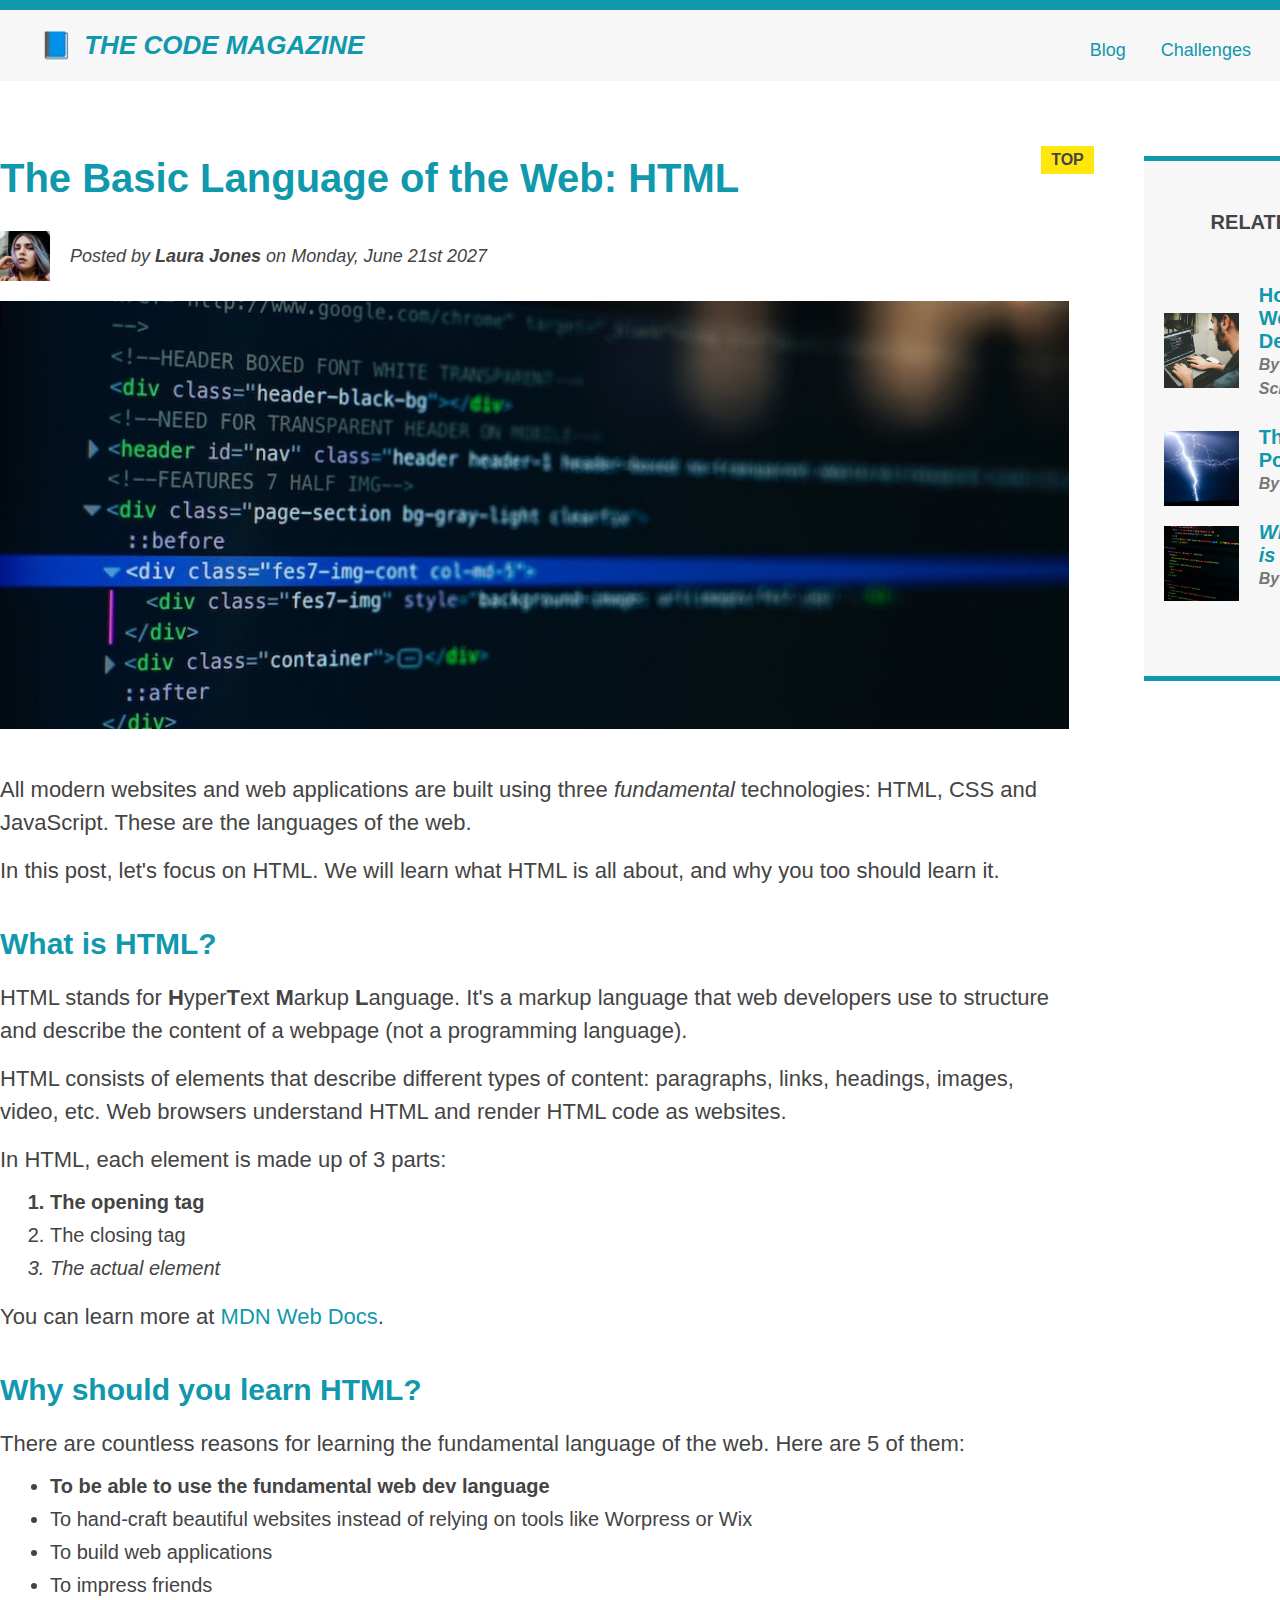
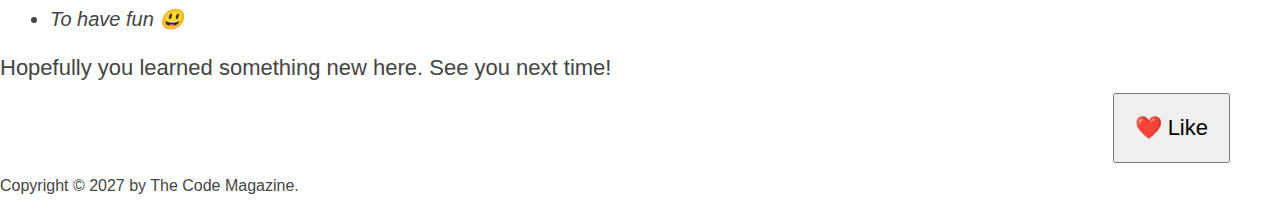
<file: 04-CSS-Layouts/index.html>
<!DOCTYPE html>
<html lang="en">
  <head>
    <meta charset="UTF-8" />
    <link href="style.css" rel="stylesheet" />

    <title>The Basic Language of the Web: HTML</title>
  </head>

  <body>
    <!--
    <h1>The Basic Language of the Web: HTML</h1>
    <h2>The Basic Language of the Web: HTML</h2>
    <h3>The Basic Language of the Web: HTML</h3>
    <h4>The Basic Language of the Web: HTML</h4>
    <h5>The Basic Language of the Web: HTML</h5>
    <h6>The Basic Language of the Web: HTML</h6>
    -->

    <div class="container">
      <header class="main-header">
        <h1>📘 The Code Magazine</h1>

        <nav>
          <!-- <strong>This is the navigation</strong> -->
          <a href="blog.html">Blog</a>
          <a href="#">Challenges</a>
          <a href="#">Flexbox</a>
          <a href="#">CSS Grid</a>
        </nav>
      </header>

      <!-- Need for flexbox -->
      <!-- <div class="row"> -->
      <article class="article">
        <header class="post-header">
          <h2>The Basic Language of the Web: HTML</h2>

          <div class="post-header-info">
            <img
              src="img/laura-jones.jpg"
              alt="Headshot of Laura Jones"
              height="50"
              width="50"
              class="post-header-info-author-img"
            />

            <p id="author" class="post-header-info-date">
              Posted by <strong>Laura Jones</strong> on Monday, June 21st 2027
            </p>
          </div>

          <img
            src="img/post-img.jpg"
            alt="HTML code on a screen"
            width="500"
            height="200"
            class="post-img"
          />
          <button>❤️ Like</button>
        </header>

        <p>
          All modern websites and web applications are built using three
          <em>fundamental</em>
          technologies: HTML, CSS and JavaScript. These are the languages of the
          web.
        </p>

        <p>
          In this post, let's focus on HTML. We will learn what HTML is all
          about, and why you too should learn it.
        </p>

        <h3>What is HTML?</h3>
        <p>
          HTML stands for <strong>H</strong>yper<strong>T</strong>ext
          <strong>M</strong>arkup <strong>L</strong>anguage. It's a markup
          language that web developers use to structure and describe the content
          of a webpage (not a programming language).
        </p>
        <p>
          HTML consists of elements that describe different types of content:
          paragraphs, links, headings, images, video, etc. Web browsers
          understand HTML and render HTML code as websites.
        </p>
        <p>In HTML, each element is made up of 3 parts:</p>

        <ol>
          <li class="first-li">The opening tag</li>
          <li>The closing tag</li>
          <li>The actual element</li>
        </ol>

        <p>
          You can learn more at
          <a
            href="https://developer.mozilla.org/en-US/docs/Web/HTML"
            target="_blank"
            >MDN Web Docs</a
          >.
        </p>

        <h3>Why should you learn HTML?</h3>

        <p>
          There are countless reasons for learning the fundamental language of
          the web. Here are 5 of them:
        </p>

        <ul>
          <li class="first-li">
            To be able to use the fundamental web dev language
          </li>
          <li>
            To hand-craft beautiful websites instead of relying on tools like
            Worpress or Wix
          </li>
          <li>To build web applications</li>
          <li>To impress friends</li>
          <li>To have fun 😃</li>
        </ul>

        <p>Hopefully you learned something new here. See you next time!</p>
      </article>

      <aside class="related-container">
        <h4>Related posts</h4>

        <ul class="related">
          <li class="related-item">
            <img
              src="img/related-1.jpg"
              alt="Person programming"
              width="75"
              height="75"
            />
            <div class="related-item-txt">
              <a href="#">How to Learn Web Development</a>
              <p class="related-author">By Jonas Schmedtmann</p>
            </div>
          </li>
          <li class="related-item">
            <img
              src="img/related-2.jpg"
              alt="Lightning"
              width="75"
              height="75"
            />
            <div class="related-item-txt">
              <a href="#">The Unknown Powers of CSS</a>
              <p class="related-author">By Jim Dillon</p>
            </div>
          </li>
          <li class="related-item">
            <img
              src="img/related-3.jpg"
              alt="JavaScript code on a screen"
              width="75"
              height="75"
            />
            <div class="related-item-txt">
              <a href="#">Why JavaScript is Awesome</a>
              <p class="related-author">By Matilda</p>
            </div>
          </li>
        </ul>
      </aside>
      <!-- </div> -->

      <footer class="footer">
        <p id="copyright" class="copyright text">
          Copyright &copy; 2027 by The Code Magazine.
        </p>
      </footer>
    </div>
  </body>
</html>
</file>
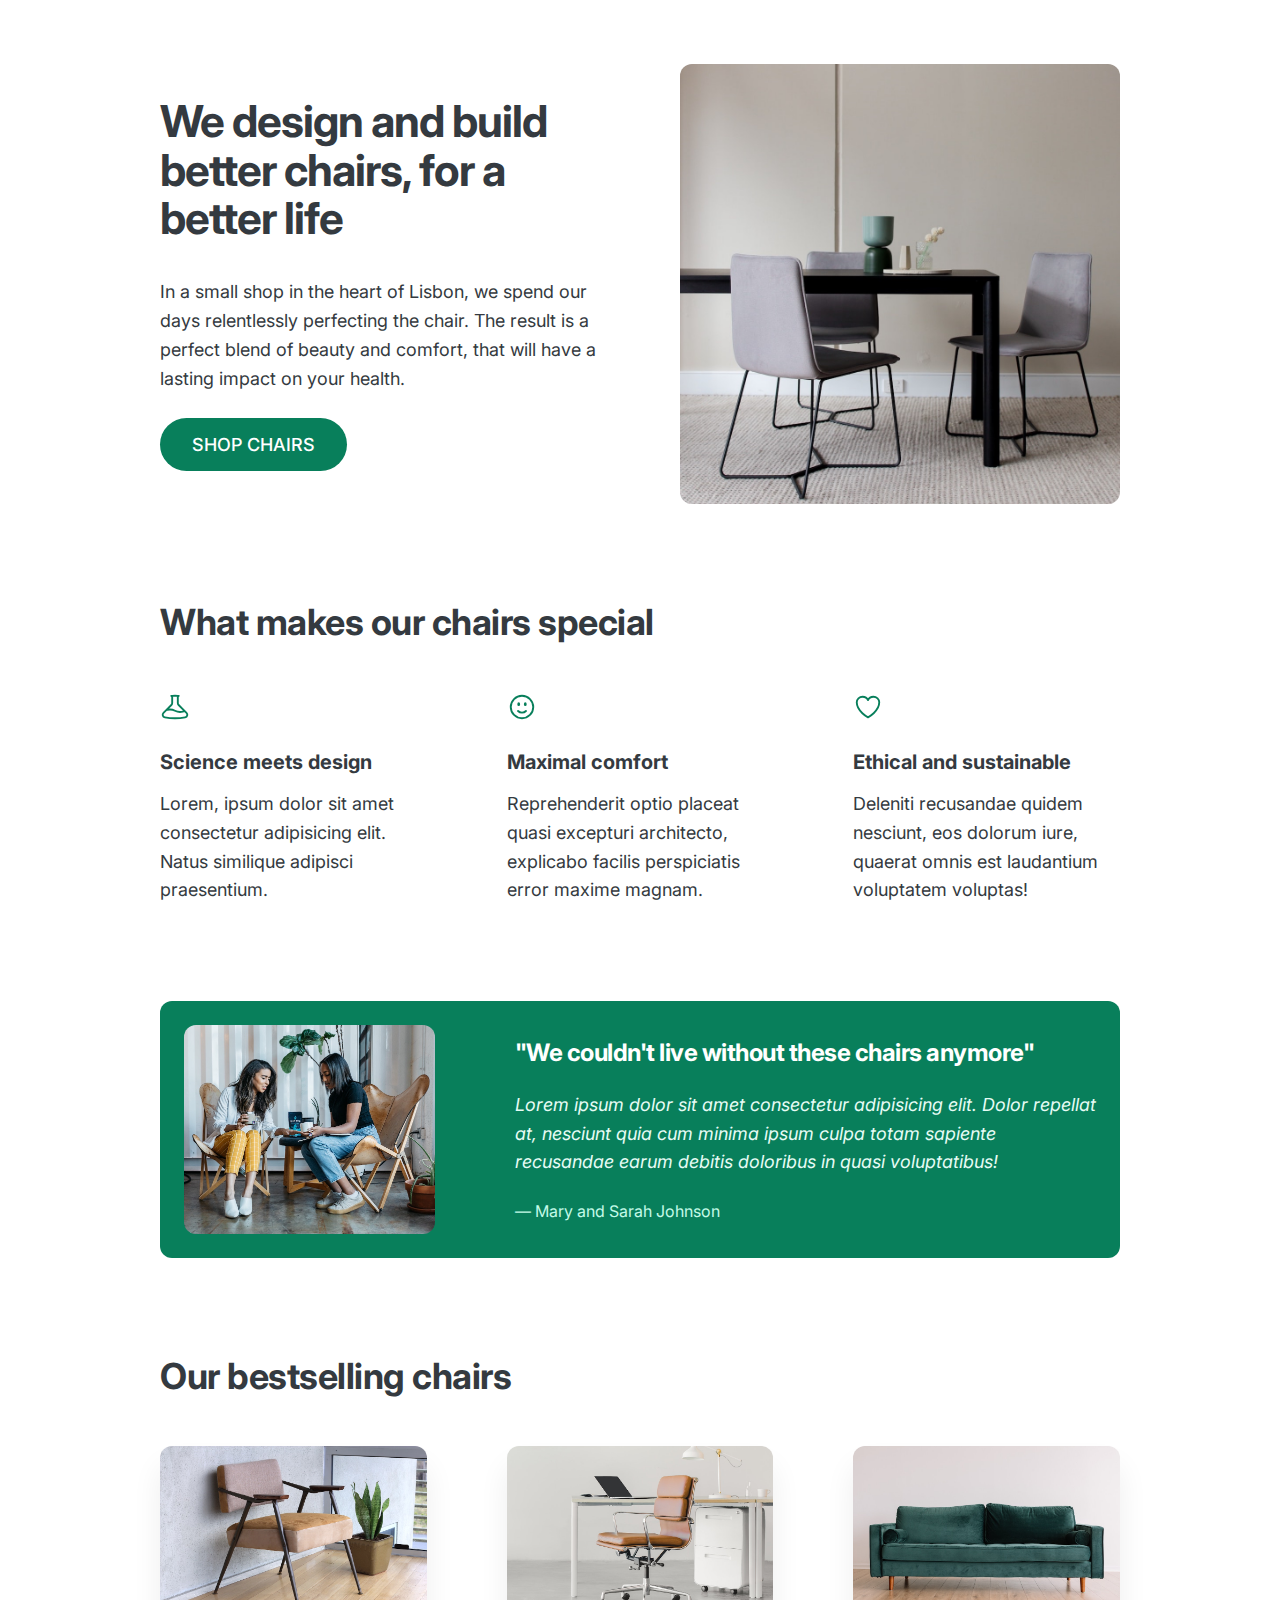
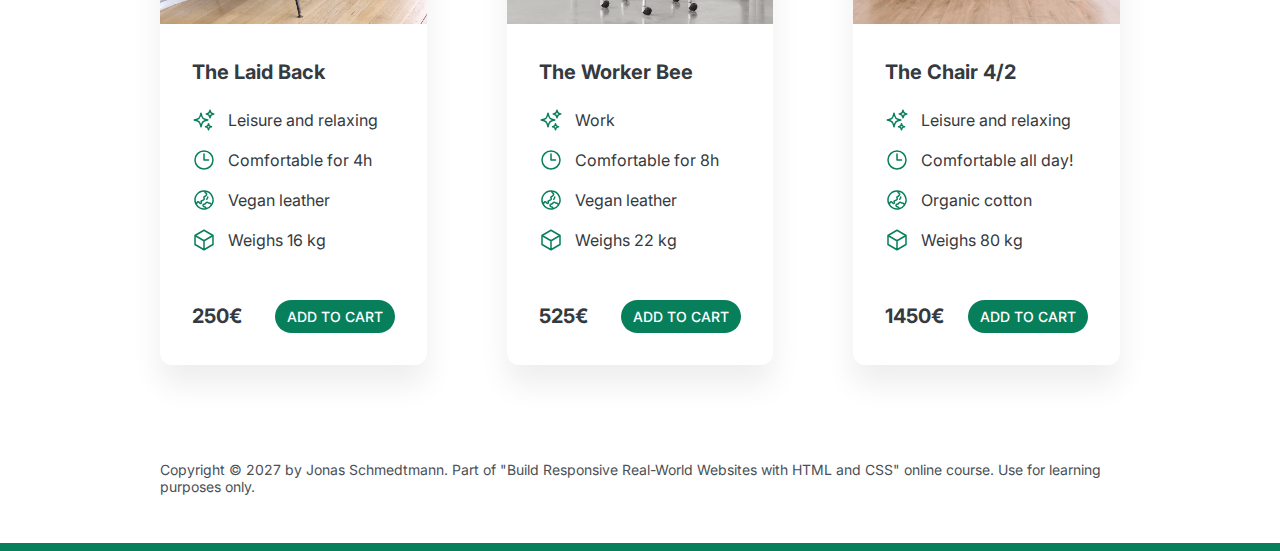
<file: 05-Design/index.html>
<!DOCTYPE html>
<html lang="en">
  <head>
    <meta charset="UTF-8" />
    <meta http-equiv="X-UA-Compatible" content="IE=edge" />
    <meta name="viewport" content="width=device-width, initial-scale=1.0" />

    <link rel="preconnect" href="https://fonts.googleapis.com" />
    <link rel="preconnect" href="https://fonts.gstatic.com" crossorigin />
    <link
      href="https://fonts.googleapis.com/css2?family=Inter:wght@400;500;700&display=swap"
      rel="stylesheet"
    />
    <link rel="stylesheet" href="style.css" />
    <title>Lisbon Chair Shop</title>
  </head>
  <body>
    <div class="container">
      <header>
        <div class="header-text-box">
          <h1>We design and build better chairs, for a better life</h1>
          <p class="header-text">
            In a small shop in the heart of Lisbon, we spend our days
            relentlessly perfecting the chair. The result is a perfect blend of
            beauty and comfort, that will have a lasting impact on your health.
          </p>
          <a class="btn btn--big" href="#">Shop chairs</a>
        </div>
        <img src="hero.jpg" alt="Photo" />
      </header>

      <section>
        <h2>What makes our chairs special</h2>
        <div class="grid-3-cols">
          <div>
            <svg
              xmlns="http://www.w3.org/2000/svg"
              fill="none"
              viewBox="0 0 24 24"
              stroke-width="1.5"
              stroke="currentColor"
              class="features-icon"
            >
              <path
                stroke-linecap="round"
                stroke-linejoin="round"
                d="M9.75 3.104v5.714a2.25 2.25 0 01-.659 1.591L5 14.5M9.75 3.104c-.251.023-.501.05-.75.082m.75-.082a24.301 24.301 0 014.5 0m0 0v5.714c0 .597.237 1.17.659 1.591L19.8 15.3M14.25 3.104c.251.023.501.05.75.082M19.8 15.3l-1.57.393A9.065 9.065 0 0112 15a9.065 9.065 0 00-6.23-.693L5 14.5m14.8.8l1.402 1.402c1.232 1.232.65 3.318-1.067 3.611A48.309 48.309 0 0112 21c-2.773 0-5.491-.235-8.135-.687-1.718-.293-2.3-2.379-1.067-3.61L5 14.5"
              />
            </svg>

            <p class="features-title"><strong>Science meets design</strong></p>
            <p class="features-text">
              Lorem, ipsum dolor sit amet consectetur adipisicing elit. Natus
              similique adipisci praesentium.
            </p>
          </div>

          <div>
            <svg
              xmlns="http://www.w3.org/2000/svg"
              fill="none"
              viewBox="0 0 24 24"
              stroke-width="1.5"
              stroke="currentColor"
              class="features-icon"
            >
              <path
                stroke-linecap="round"
                stroke-linejoin="round"
                d="M15.182 15.182a4.5 4.5 0 01-6.364 0M21 12a9 9 0 11-18 0 9 9 0 0118 0zM9.75 9.75c0 .414-.168.75-.375.75S9 10.164 9 9.75 9.168 9 9.375 9s.375.336.375.75zm-.375 0h.008v.015h-.008V9.75zm5.625 0c0 .414-.168.75-.375.75s-.375-.336-.375-.75.168-.75.375-.75.375.336.375.75zm-.375 0h.008v.015h-.008V9.75z"
              />
            </svg>

            <p class="features-title">
              <strong>Maximal comfort</strong>
            </p>
            <p class="features-text">
              Reprehenderit optio placeat quasi excepturi architecto, explicabo
              facilis perspiciatis error maxime magnam.
            </p>
          </div>

          <div>
            <svg
              xmlns="http://www.w3.org/2000/svg"
              fill="none"
              viewBox="0 0 24 24"
              stroke-width="1.5"
              stroke="currentColor"
              class="features-icon"
            >
              <path
                stroke-linecap="round"
                stroke-linejoin="round"
                d="M21 8.25c0-2.485-2.099-4.5-4.688-4.5-1.935 0-3.597 1.126-4.312 2.733-.715-1.607-2.377-2.733-4.313-2.733C5.1 3.75 3 5.765 3 8.25c0 7.22 9 12 9 12s9-4.78 9-12z"
              />
            </svg>

            <p class="features-title">
              <strong>Ethical and sustainable</strong>
            </p>
            <p class="features-text">
              Deleniti recusandae quidem nesciunt, eos dolorum iure, quaerat
              omnis est laudantium voluptatem voluptas!
            </p>
          </div>
        </div>
      </section>

      <section class="testimonial-section">
        <div class="grid-3-cols">
          <img src="customers.jpg" alt="People sitting on chairs" />
          <div class="testimonial-box">
            <h2>"We couldn't live without these chairs anymore"</h2>
            <blockquote class="testimonial-text">
              Lorem ipsum dolor sit amet consectetur adipisicing elit. Dolor
              repellat at, nesciunt quia cum minima ipsum culpa totam sapiente
              recusandae earum debitis doloribus in quasi voluptatibus!
            </blockquote>
            <p class="testimonial-author">&mdash; Mary and Sarah Johnson</p>
          </div>
        </div>
      </section>

      <section>
        <h2>Our bestselling chairs</h2>
        <div class="grid-3-cols">
          <figure class="chair">
            <img src="chair-1.jpg" alt="Chair" />
            <div class="chair-box">
              <h3>The Laid Back</h3>
              <ul class="chair-details">
                <li>
                  <!-- Span is a generic INLINE text element, it doesn't have any meaning. It's like a div element, but inline -->
                  <svg
                    xmlns="http://www.w3.org/2000/svg"
                    fill="none"
                    viewBox="0 0 24 24"
                    stroke-width="1.5"
                    stroke="currentColor"
                    class="chair-icon"
                  >
                    <path
                      stroke-linecap="round"
                      stroke-linejoin="round"
                      d="M9.813 15.904L9 18.75l-.813-2.846a4.5 4.5 0 00-3.09-3.09L2.25 12l2.846-.813a4.5 4.5 0 003.09-3.09L9 5.25l.813 2.846a4.5 4.5 0 003.09 3.09L15.75 12l-2.846.813a4.5 4.5 0 00-3.09 3.09zM18.259 8.715L18 9.75l-.259-1.035a3.375 3.375 0 00-2.455-2.456L14.25 6l1.036-.259a3.375 3.375 0 002.455-2.456L18 2.25l.259 1.035a3.375 3.375 0 002.456 2.456L21.75 6l-1.035.259a3.375 3.375 0 00-2.456 2.456zM16.894 20.567L16.5 21.75l-.394-1.183a2.25 2.25 0 00-1.423-1.423L13.5 18.75l1.183-.394a2.25 2.25 0 001.423-1.423l.394-1.183.394 1.183a2.25 2.25 0 001.423 1.423l1.183.394-1.183.394a2.25 2.25 0 00-1.423 1.423z"
                    />
                  </svg>

                  <span>Leisure and relaxing</span>
                </li>
                <li>
                  <svg
                    xmlns="http://www.w3.org/2000/svg"
                    fill="none"
                    viewBox="0 0 24 24"
                    stroke-width="1.5"
                    stroke="currentColor"
                    class="chair-icon"
                  >
                    <path
                      stroke-linecap="round"
                      stroke-linejoin="round"
                      d="M12 6v6h4.5m4.5 0a9 9 0 11-18 0 9 9 0 0118 0z"
                    />
                  </svg>

                  <span>Comfortable for 4h</span>
                </li>
                <li>
                  <svg
                    xmlns="http://www.w3.org/2000/svg"
                    fill="none"
                    viewBox="0 0 24 24"
                    stroke-width="1.5"
                    stroke="currentColor"
                    class="chair-icon"
                  >
                    <path
                      stroke-linecap="round"
                      stroke-linejoin="round"
                      d="M12.75 3.03v.568c0 .334.148.65.405.864l1.068.89c.442.369.535 1.01.216 1.49l-.51.766a2.25 2.25 0 01-1.161.886l-.143.048a1.107 1.107 0 00-.57 1.664c.369.555.169 1.307-.427 1.605L9 13.125l.423 1.059a.956.956 0 01-1.652.928l-.679-.906a1.125 1.125 0 00-1.906.172L4.5 15.75l-.612.153M12.75 3.031a9 9 0 00-8.862 12.872M12.75 3.031a9 9 0 016.69 14.036m0 0l-.177-.529A2.25 2.25 0 0017.128 15H16.5l-.324-.324a1.453 1.453 0 00-2.328.377l-.036.073a1.586 1.586 0 01-.982.816l-.99.282c-.55.157-.894.702-.8 1.267l.073.438c.08.474.49.821.97.821.846 0 1.598.542 1.865 1.345l.215.643m5.276-3.67a9.012 9.012 0 01-5.276 3.67m0 0a9 9 0 01-10.275-4.835M15.75 9c0 .896-.393 1.7-1.016 2.25"
                    />
                  </svg>

                  <span>Vegan leather</span>
                </li>
                <li>
                  <svg
                    xmlns="http://www.w3.org/2000/svg"
                    fill="none"
                    viewBox="0 0 24 24"
                    stroke-width="1.5"
                    stroke="currentColor"
                    class="chair-icon"
                  >
                    <path
                      stroke-linecap="round"
                      stroke-linejoin="round"
                      d="M21 7.5l-9-5.25L3 7.5m18 0l-9 5.25m9-5.25v9l-9 5.25M3 7.5l9 5.25M3 7.5v9l9 5.25m0-9v9"
                    />
                  </svg>

                  <span>Weighs 16 kg</span>
                </li>
              </ul>
              <div class="chair-price">
                <strong>250€</strong>
                <a href="#" class="btn btn--small">Add to cart</a>
              </div>
            </div>
          </figure>

          <figure class="chair">
            <img src="chair-2.jpg" alt="Chair" />
            <div class="chair-box">
              <h3>The Worker Bee</h3>
              <ul class="chair-details">
                <li>
                  <svg
                    xmlns="http://www.w3.org/2000/svg"
                    fill="none"
                    viewBox="0 0 24 24"
                    stroke-width="1.5"
                    stroke="currentColor"
                    class="chair-icon"
                  >
                    <path
                      stroke-linecap="round"
                      stroke-linejoin="round"
                      d="M9.813 15.904L9 18.75l-.813-2.846a4.5 4.5 0 00-3.09-3.09L2.25 12l2.846-.813a4.5 4.5 0 003.09-3.09L9 5.25l.813 2.846a4.5 4.5 0 003.09 3.09L15.75 12l-2.846.813a4.5 4.5 0 00-3.09 3.09zM18.259 8.715L18 9.75l-.259-1.035a3.375 3.375 0 00-2.455-2.456L14.25 6l1.036-.259a3.375 3.375 0 002.455-2.456L18 2.25l.259 1.035a3.375 3.375 0 002.456 2.456L21.75 6l-1.035.259a3.375 3.375 0 00-2.456 2.456zM16.894 20.567L16.5 21.75l-.394-1.183a2.25 2.25 0 00-1.423-1.423L13.5 18.75l1.183-.394a2.25 2.25 0 001.423-1.423l.394-1.183.394 1.183a2.25 2.25 0 001.423 1.423l1.183.394-1.183.394a2.25 2.25 0 00-1.423 1.423z"
                    />
                  </svg>
                  <span>Work</span>
                </li>
                <li>
                  <svg
                    xmlns="http://www.w3.org/2000/svg"
                    fill="none"
                    viewBox="0 0 24 24"
                    stroke-width="1.5"
                    stroke="currentColor"
                    class="chair-icon"
                  >
                    <path
                      stroke-linecap="round"
                      stroke-linejoin="round"
                      d="M12 6v6h4.5m4.5 0a9 9 0 11-18 0 9 9 0 0118 0z"
                    />
                  </svg>

                  <span>Comfortable for 8h</span>
                </li>
                <li>
                  <svg
                    xmlns="http://www.w3.org/2000/svg"
                    fill="none"
                    viewBox="0 0 24 24"
                    stroke-width="1.5"
                    stroke="currentColor"
                    class="chair-icon"
                  >
                    <path
                      stroke-linecap="round"
                      stroke-linejoin="round"
                      d="M12.75 3.03v.568c0 .334.148.65.405.864l1.068.89c.442.369.535 1.01.216 1.49l-.51.766a2.25 2.25 0 01-1.161.886l-.143.048a1.107 1.107 0 00-.57 1.664c.369.555.169 1.307-.427 1.605L9 13.125l.423 1.059a.956.956 0 01-1.652.928l-.679-.906a1.125 1.125 0 00-1.906.172L4.5 15.75l-.612.153M12.75 3.031a9 9 0 00-8.862 12.872M12.75 3.031a9 9 0 016.69 14.036m0 0l-.177-.529A2.25 2.25 0 0017.128 15H16.5l-.324-.324a1.453 1.453 0 00-2.328.377l-.036.073a1.586 1.586 0 01-.982.816l-.99.282c-.55.157-.894.702-.8 1.267l.073.438c.08.474.49.821.97.821.846 0 1.598.542 1.865 1.345l.215.643m5.276-3.67a9.012 9.012 0 01-5.276 3.67m0 0a9 9 0 01-10.275-4.835M15.75 9c0 .896-.393 1.7-1.016 2.25"
                    />
                  </svg>

                  <span>Vegan leather</span>
                </li>
                <li>
                  <svg
                    xmlns="http://www.w3.org/2000/svg"
                    fill="none"
                    viewBox="0 0 24 24"
                    stroke-width="1.5"
                    stroke="currentColor"
                    class="chair-icon"
                  >
                    <path
                      stroke-linecap="round"
                      stroke-linejoin="round"
                      d="M21 7.5l-9-5.25L3 7.5m18 0l-9 5.25m9-5.25v9l-9 5.25M3 7.5l9 5.25M3 7.5v9l9 5.25m0-9v9"
                    />
                  </svg>
                  <span>Weighs 22 kg</span>
                </li>
              </ul>
              <div class="chair-price">
                <strong>525€</strong>
                <a href="#" class="btn btn--small">Add to cart</a>
              </div>
            </div>
          </figure>

          <figure class="chair">
            <img src="chair-3.jpg" alt="Chair" />
            <div class="chair-box">
              <h3>The Chair 4/2</h3>
              <ul class="chair-details">
                <li>
                  <svg
                    xmlns="http://www.w3.org/2000/svg"
                    fill="none"
                    viewBox="0 0 24 24"
                    stroke-width="1.5"
                    stroke="currentColor"
                    class="chair-icon"
                  >
                    <path
                      stroke-linecap="round"
                      stroke-linejoin="round"
                      d="M9.813 15.904L9 18.75l-.813-2.846a4.5 4.5 0 00-3.09-3.09L2.25 12l2.846-.813a4.5 4.5 0 003.09-3.09L9 5.25l.813 2.846a4.5 4.5 0 003.09 3.09L15.75 12l-2.846.813a4.5 4.5 0 00-3.09 3.09zM18.259 8.715L18 9.75l-.259-1.035a3.375 3.375 0 00-2.455-2.456L14.25 6l1.036-.259a3.375 3.375 0 002.455-2.456L18 2.25l.259 1.035a3.375 3.375 0 002.456 2.456L21.75 6l-1.035.259a3.375 3.375 0 00-2.456 2.456zM16.894 20.567L16.5 21.75l-.394-1.183a2.25 2.25 0 00-1.423-1.423L13.5 18.75l1.183-.394a2.25 2.25 0 001.423-1.423l.394-1.183.394 1.183a2.25 2.25 0 001.423 1.423l1.183.394-1.183.394a2.25 2.25 0 00-1.423 1.423z"
                    />
                  </svg>
                  <span>Leisure and relaxing</span>
                </li>
                <li>
                  <svg
                    xmlns="http://www.w3.org/2000/svg"
                    fill="none"
                    viewBox="0 0 24 24"
                    stroke-width="1.5"
                    stroke="currentColor"
                    class="chair-icon"
                  >
                    <path
                      stroke-linecap="round"
                      stroke-linejoin="round"
                      d="M12 6v6h4.5m4.5 0a9 9 0 11-18 0 9 9 0 0118 0z"
                    />
                  </svg>

                  <span>Comfortable all day!</span>
                </li>
                <li>
                  <svg
                    xmlns="http://www.w3.org/2000/svg"
                    fill="none"
                    viewBox="0 0 24 24"
                    stroke-width="1.5"
                    stroke="currentColor"
                    class="chair-icon"
                  >
                    <path
                      stroke-linecap="round"
                      stroke-linejoin="round"
                      d="M12.75 3.03v.568c0 .334.148.65.405.864l1.068.89c.442.369.535 1.01.216 1.49l-.51.766a2.25 2.25 0 01-1.161.886l-.143.048a1.107 1.107 0 00-.57 1.664c.369.555.169 1.307-.427 1.605L9 13.125l.423 1.059a.956.956 0 01-1.652.928l-.679-.906a1.125 1.125 0 00-1.906.172L4.5 15.75l-.612.153M12.75 3.031a9 9 0 00-8.862 12.872M12.75 3.031a9 9 0 016.69 14.036m0 0l-.177-.529A2.25 2.25 0 0017.128 15H16.5l-.324-.324a1.453 1.453 0 00-2.328.377l-.036.073a1.586 1.586 0 01-.982.816l-.99.282c-.55.157-.894.702-.8 1.267l.073.438c.08.474.49.821.97.821.846 0 1.598.542 1.865 1.345l.215.643m5.276-3.67a9.012 9.012 0 01-5.276 3.67m0 0a9 9 0 01-10.275-4.835M15.75 9c0 .896-.393 1.7-1.016 2.25"
                    />
                  </svg>

                  <span>Organic cotton</span>
                </li>
                <li>
                  <svg
                    xmlns="http://www.w3.org/2000/svg"
                    fill="none"
                    viewBox="0 0 24 24"
                    stroke-width="1.5"
                    stroke="currentColor"
                    class="chair-icon"
                  >
                    <path
                      stroke-linecap="round"
                      stroke-linejoin="round"
                      d="M21 7.5l-9-5.25L3 7.5m18 0l-9 5.25m9-5.25v9l-9 5.25M3 7.5l9 5.25M3 7.5v9l9 5.25m0-9v9"
                    />
                  </svg>
                  <span>Weighs 80 kg</span>
                </li>
              </ul>
              <div class="chair-price">
                <strong>1450€</strong>
                <a href="#" class="btn btn--small">Add to cart</a>
              </div>
            </div>
          </figure>
        </div>
      </section>

      <footer>
        Copyright &copy; 2027 by Jonas Schmedtmann. Part of "Build Responsive
        Real-World Websites with HTML and CSS" online course. Use for learning
        purposes only.
      </footer>
    </div>
  </body>
</html>
</file>
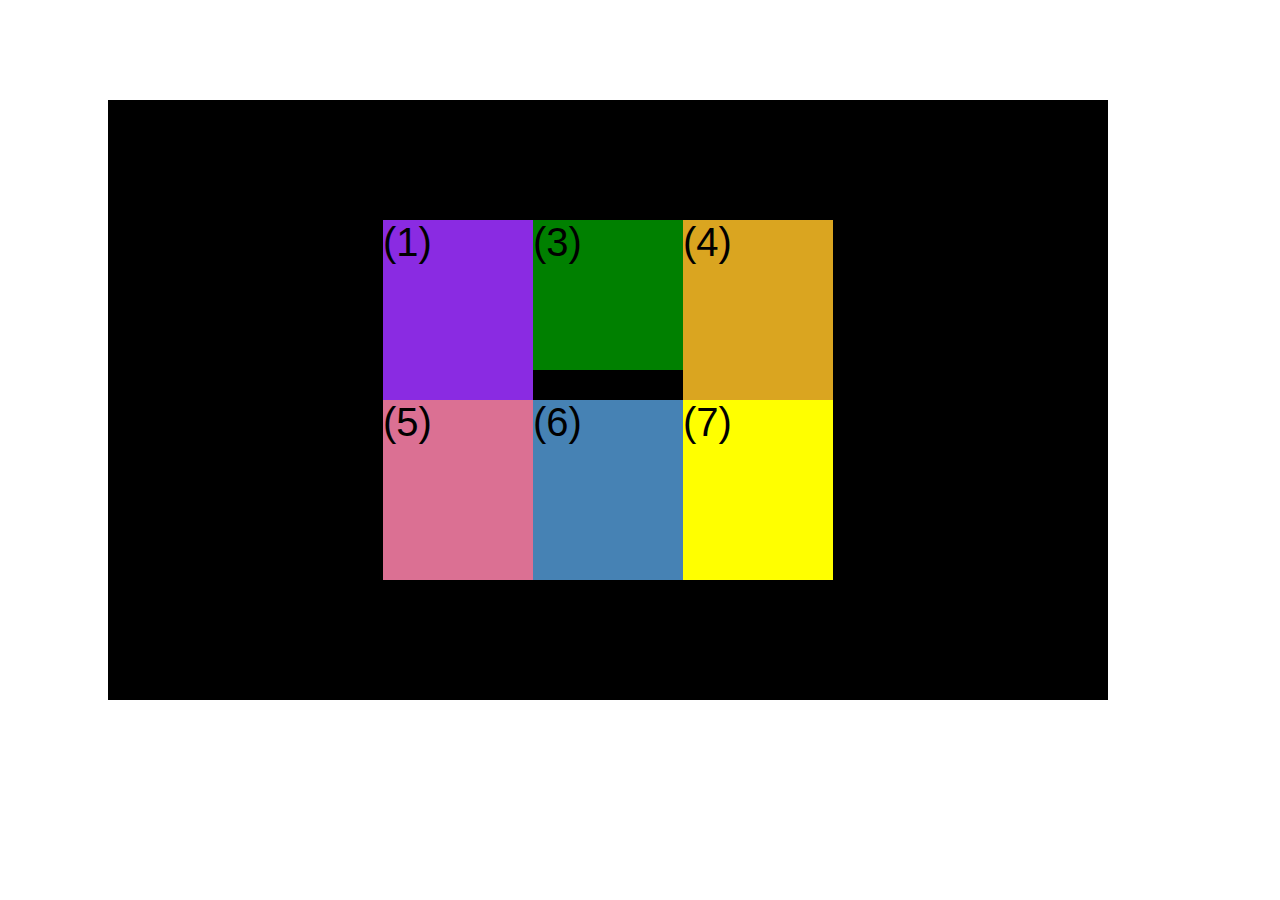
<file: 04-CSS-Layouts/css-grid.html>
<!DOCTYPE html>
<html lang="en">
  <head>
    <meta charset="UTF-8" />
    <meta http-equiv="X-UA-Compatible" content="IE=edge" />
    <meta name="viewport" content="width=device-width, initial-scale=1.0" />
    <title>CSS Grid</title>
    <style>
      .el--1 {
        background-color: blueviolet;
      }
      .el--2 {
        background-color: orangered;
      }
      .el--3 {
        background-color: green;
        height: 150px;
      }
      .el--4 {
        background-color: goldenrod;
      }
      .el--5 {
        background-color: palevioletred;
      }
      .el--6 {
        background-color: steelblue;
      }
      .el--7 {
        background-color: yellow;
      }
      .el--8 {
        background-color: crimson;
      }

      .container--1 {
        /* STARTER */
        font-family: sans-serif;
        background-color: #ddd;
        font-size: 40px;
        margin: 40px;

        /* CSS GRID */
        display: grid;
        grid-template-columns: 1fr 1fr 1fr 1fr;
        grid-template-rows: 1fr 1fr 1fr 1fr;
        /* gap: 20px; */

        /* Temp */
        display: none;
      }

      .container--2 {
        /* STARTER */
        font-family: sans-serif;
        background-color: black;
        font-size: 40px;
        margin: 100px;

        width: 1000px;
        height: 600px;

        /* CSS GRID */
        display: grid;
        grid-template-columns: 150px 150px 150px;
        grid-template-rows: 180px 180px;
        justify-content: center;
        align-content: center;
        /* align-items: center; */
        /* justify-items: center; */
      }
    </style>
  </head>
  <body>
    <div class="container--1">
      <div class="el el--1">(1) HTML</div>
      <div class="el el--2">(2) and</div>
      <div class="el el--3">(3) CSS</div>
      <div class="el el--4">(4) are</div>
      <div class="el el--5">(5) amazing</div>
      <div class="el el--6">(6) languages</div>
      <!-- <div class="el el--7">(7) to</div> -->
      <div class="el el--8">(8) learn</div>
    </div>

    <div class="container--2">
      <div class="el el--1">(1)</div>
      <div class="el el--3">(3)</div>
      <div class="el el--4">(4)</div>
      <div class="el el--5">(5)</div>
      <div class="el el--6">(6)</div>
      <div class="el el--7">(7)</div>
    </div>
  </body>
</html>
</file>
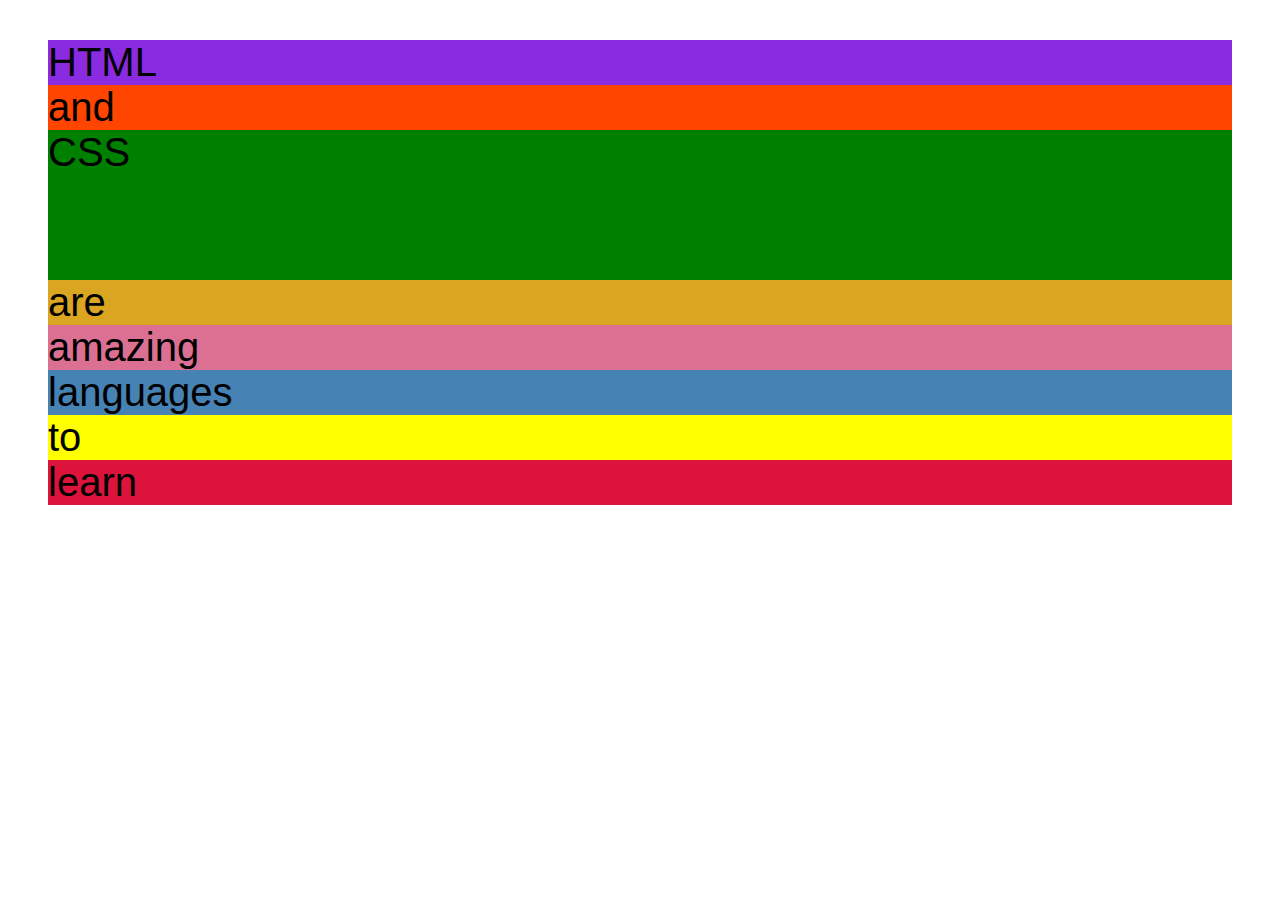
<file: 04-CSS-Layouts/flexbox.html>
<!DOCTYPE html>
<html lang="en">
  <head>
    <meta charset="UTF-8" />
    <meta http-equiv="X-UA-Compatible" content="IE=edge" />
    <meta name="viewport" content="width=device-width, initial-scale=1.0" />
    <title>Flexbox</title>
    <style>
      .el--1 {
        background-color: blueviolet;
      }
      .el--2 {
        background-color: orangered;
      }
      .el--3 {
        background-color: green;
        height: 150px;
      }
      .el--4 {
        background-color: goldenrod;
      }
      .el--5 {
        background-color: palevioletred;
      }
      .el--6 {
        background-color: steelblue;
      }
      .el--7 {
        background-color: yellow;
      }
      .el--8 {
        background-color: crimson;
      }

      .container {
        /* STARTER */
        font-family: sans-serif;
        background-color: #ddd;
        font-size: 40px;
        margin: 40px;

        /* FLEXBOX */
      }
    </style>
  </head>
  <body>
    <div class="container">
      <div class="el el--1">HTML</div>
      <div class="el el--2">and</div>
      <div class="el el--3">CSS</div>
      <div class="el el--4">are</div>
      <div class="el el--5">amazing</div>
      <div class="el el--6">languages</div>
      <div class="el el--7">to</div>
      <div class="el el--8">learn</div>
    </div>
  </body>
</html>
</file>
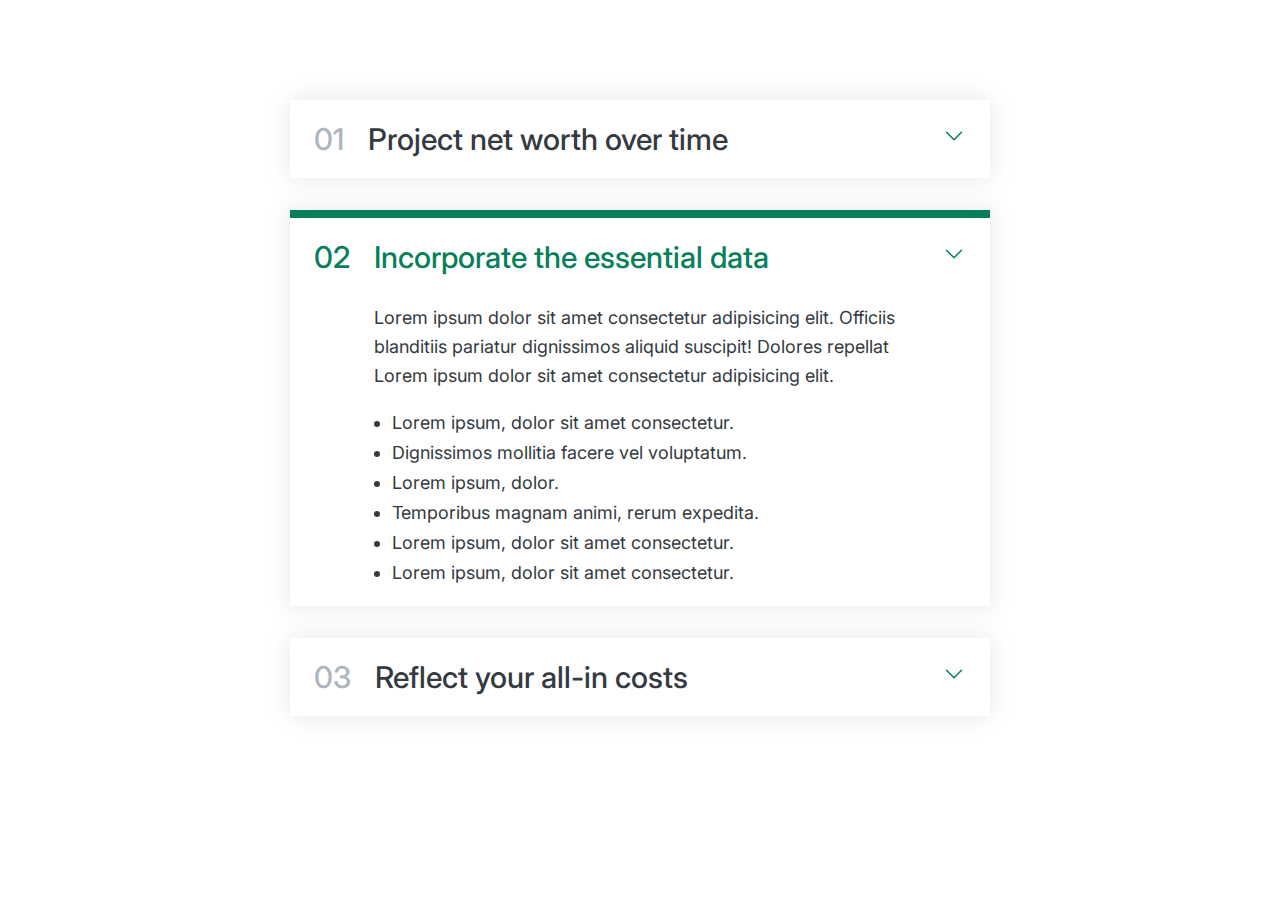
<file: 06-Components/01-accordion.html>
<!DOCTYPE html>
<html lang="en">
  <head>
    <meta charset="UTF-8" />
    <meta http-equiv="X-UA-Compatible" content="IE=edge" />
    <meta name="viewport" content="width=device-width, initial-scale=1.0" />

    <link rel="preconnect" href="https://fonts.googleapis.com" />
    <link rel="preconnect" href="https://fonts.gstatic.com" crossorigin />
    <link
      href="https://fonts.googleapis.com/css2?family=Inter:wght@400;500;700&display=swap"
      rel="stylesheet"
    />
    <title>Accordion</title>

    <!-- Styling -->
    <style>
      /*
      SPACING SYSTEM (px)
      2 / 4 / 8 / 12 / 16 / 24 / 32 / 48 / 64 / 80 / 96 / 128

      FONT SIZE SYSTEM (px)
      10 / 12 / 14 / 16 / 18 / 20 / 24 / 30 / 36 / 44 / 52 / 62 / 74 / 86 / 98
      */
      /*
      MAIN COLOR: #087f5b
      GREY COLOR: #343a40
      */
      * {
        margin: 0;
        padding: 0;
        box-sizing: border-box;
      }
      body {
        font-family: "Inter", sans-serif;
        color: #343a40;
        line-height: 1;
      }
      .accordion {
        width: 700px;
        margin: 100px auto;
        display: flex;
        flex-direction: column;
        gap: 32px;
      }
      .item {
        display: grid;
        grid-template-columns: auto 1fr auto;
        column-gap: 24px;
        row-gap: 32px;
        padding: 24px;
        box-shadow: 0 0 24px rgba(0, 0, 0, 0.1);
      }
      .item-number {
        color: #adb5bd;
      }
      .item-number,
      .item-heading {
        font-size: 30px;
        font-weight: 500;
      }
      .hidden-box {
        display: none;
        font-size: 18px;
        grid-column: 2;
      }
      .hidden-box p {
        margin-bottom: 24px;
        line-height: 1.6;
      }
      .hidden-box ul {
        display: flex;
        flex-direction: column;
        gap: 12px;
        margin-left: 18px;
        color: #343a40;
      }
      .accordion-heading {
        text-transform: uppercase;
      }
      .item-icon {
        width: 24px;
        height: 24px;
        stroke: #087f5b;
      }
      .open {
        border-top: 8px solid #087f5b;
      }
      .open .item-number,
      .open .item-heading {
        color: #087f5b;
      }
      .open .hidden-box {
        display: block;
      }
    </style>
  </head>
  <body>
    <div class="accordion">
      <!-- <h3 class="accordion-heading">What we do (so you don't have to)</h3> -->
      <div class="item">
        <p class="item-number">01</p>
        <p class="item-heading">Project net worth over time</p>
        <svg
          xmlns="http://www.w3.org/2000/svg"
          fill="none"
          viewBox="0 0 24 24"
          stroke-width="1.5"
          stroke="currentColor"
          class="w-6 h-6 item-icon"
        >
          <path
            stroke-linecap="round"
            stroke-linejoin="round"
            d="M19.5 8.25l-7.5 7.5-7.5-7.5"
          />
        </svg>

        <div class="hidden-box">
          <p>
            Lorem ipsum dolor sit amet consectetur adipisicing elit. Officiis
            blanditiis pariatur dignissimos aliquid suscipit! Dolores repellat
            Lorem ipsum dolor sit amet consectetur adipisicing elit.
          </p>
          <ul>
            <li>Lorem ipsum, dolor sit amet consectetur.</li>
            <li>Dignissimos mollitia facere vel voluptatum.</li>
            <li>Lorem ipsum, dolor.</li>
            <li>Temporibus magnam animi, rerum expedita.</li>
            <li>Lorem ipsum, dolor sit amet consectetur.</li>
            <li>Lorem ipsum, dolor sit amet consectetur.</li>
          </ul>
        </div>
      </div>

      <!-- <h3 class="accordion-heading">What we do (so you don't have to)</h3> -->
      <div class="item open">
        <p class="item-number">02</p>
        <p class="item-heading">Incorporate the essential data</p>
        <svg
          xmlns="http://www.w3.org/2000/svg"
          fill="none"
          viewBox="0 0 24 24"
          stroke-width="1.5"
          stroke="currentColor"
          class="w-6 h-6 item-icon"
        >
          <path
            stroke-linecap="round"
            stroke-linejoin="round"
            d="M19.5 8.25l-7.5 7.5-7.5-7.5"
          />
        </svg>

        <div class="hidden-box">
          <p>
            Lorem ipsum dolor sit amet consectetur adipisicing elit. Officiis
            blanditiis pariatur dignissimos aliquid suscipit! Dolores repellat
            Lorem ipsum dolor sit amet consectetur adipisicing elit.
          </p>
          <ul>
            <li>Lorem ipsum, dolor sit amet consectetur.</li>
            <li>Dignissimos mollitia facere vel voluptatum.</li>
            <li>Lorem ipsum, dolor.</li>
            <li>Temporibus magnam animi, rerum expedita.</li>
            <li>Lorem ipsum, dolor sit amet consectetur.</li>
            <li>Lorem ipsum, dolor sit amet consectetur.</li>
          </ul>
        </div>
      </div>

      <!-- <h3 class="accordion-heading">What we do (so you don't have to)</h3> -->
      <div class="item">
        <p class="item-number">03</p>
        <p class="item-heading">Reflect your all-in costs</p>
        <svg
          xmlns="http://www.w3.org/2000/svg"
          fill="none"
          viewBox="0 0 24 24"
          stroke-width="1.5"
          stroke="currentColor"
          class="w-6 h-6 item-icon"
        >
          <path
            stroke-linecap="round"
            stroke-linejoin="round"
            d="M19.5 8.25l-7.5 7.5-7.5-7.5"
          />
        </svg>

        <div class="hidden-box">
          <p>
            Lorem ipsum dolor sit amet consectetur adipisicing elit. Officiis
            blanditiis pariatur dignissimos aliquid suscipit! Dolores repellat
            Lorem ipsum dolor sit amet consectetur adipisicing elit.
          </p>
          <ul>
            <li>Lorem ipsum, dolor sit amet consectetur.</li>
            <li>Dignissimos mollitia facere vel voluptatum.</li>
            <li>Lorem ipsum, dolor.</li>
            <li>Temporibus magnam animi, rerum expedita.</li>
            <li>Lorem ipsum, dolor sit amet consectetur.</li>
            <li>Lorem ipsum, dolor sit amet consectetur.</li>
          </ul>
        </div>
      </div>
    </div>
  </body>
</html>
</file>
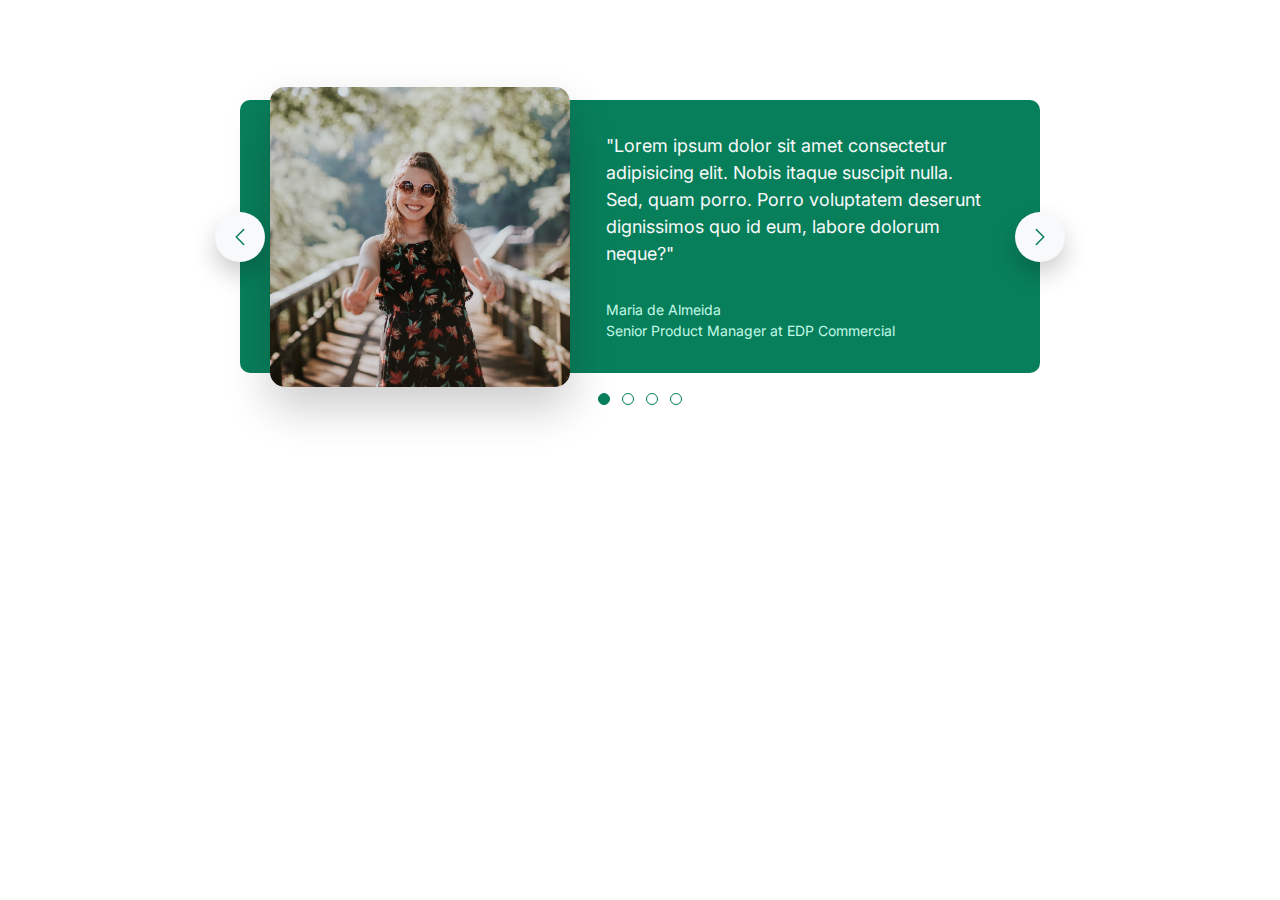
<file: 06-Components/02-carousel.html>
<!DOCTYPE html>
<html lang="en">
  <head>
    <meta charset="UTF-8" />
    <meta http-equiv="X-UA-Compatible" content="IE=edge" />
    <meta name="viewport" content="width=device-width, initial-scale=1.0" />

    <link rel="preconnect" href="https://fonts.googleapis.com" />
    <link rel="preconnect" href="https://fonts.gstatic.com" crossorigin />
    <link
      href="https://fonts.googleapis.com/css2?family=Inter:wght@400;500;700&display=swap"
      rel="stylesheet"
    />
    <title>Carousel</title>

    <!-- Styling -->
    <style>
      /*
      SPACING SYSTEM (px)
      2 / 4 / 8 / 12 / 16 / 24 / 32 / 48 / 64 / 80 / 96 / 128

      FONT SIZE SYSTEM (px)
      10 / 12 / 14 / 16 / 18 / 20 / 24 / 30 / 36 / 44 / 52 / 62 / 74 / 86 / 98
      */
      /*
      MAIN COLOR: #087f5b
      GREY COLOR: #343a40
      */
      * {
        margin: 0;
        padding: 0;
        box-sizing: border-box;
      }
      body {
        font-family: "Inter", sans-serif;
        color: #343a40;
        line-height: 1;
      }
      .carousel {
        display: flex;
        gap: 86px;
        align-items: center;
        padding: 32px 48px 32px 80px;
        margin: 100px auto;
        background-color: #087f5b;
        width: 800px;
        position: relative;
      }
      .carousel,
      .carousel img {
        border-radius: 10px;
      }
      .carousel img {
        height: 200px;
        transform: scale(1.5);
        box-shadow: 0 14px 30px rgba(0, 0, 0, 0.2);
      }
      .testimonial {
        line-height: 1.5;
      }
      .testimonial-text {
        color: #f8f9fa;
        font-size: 18px;
        margin-bottom: 32px;
      }
      .testimonial-author,
      .testimonial-job {
        color: #c3fae8;
        font-size: 14px;
      }
      .btn {
        display: flex;
        justify-content: center;
        align-items: center;
        background-color: #f8f9fa;
        border-radius: 50%;
        width: 50px;
        height: 50px;
        position: absolute;
        top: 50%;
        border: none;
        transform: translate(-50%, -50%);
        box-shadow: 0 12px 24px rgba(0, 0, 0, 0.2);
        cursor: pointer;
      }
      .btn--left {
        left: 0;
      }
      .btn--right {
        left: 100%;
      }
      .btn-icon {
        width: 24px;
        height: 24px;
        stroke: #087f5b;
      }
      .dots {
        display: flex;
        gap: 12px;
        position: absolute;
        bottom: 0;
        left: 50%;
        transform: translate(-50%, 32px);
      }
      .dot {
        width: 12px;
        height: 12px;
        background-color: #fff;
        border-radius: 50%;
        border: 1px solid #087f5b;
        cursor: pointer;
      }
      .filled {
        background-color: #087f5b;
      }
    </style>
  </head>
  <body>
    <div class="carousel">
      <img src="maria.jpg" alt="Maria de Almeida" />
      <blockquote class="testimonial">
        <p class="testimonial-text">
          "Lorem ipsum dolor sit amet consectetur adipisicing elit. Nobis itaque
          suscipit nulla. Sed, quam porro. Porro voluptatem deserunt dignissimos
          quo id eum, labore dolorum neque?"
        </p>
        <p class="testimonial-author">Maria de Almeida</p>
        <p class="testimonial-job">Senior Product Manager at EDP Commercial</p>
      </blockquote>
      <button class="btn btn--left">
        <svg
          xmlns="http://www.w3.org/2000/svg"
          fill="none"
          viewBox="0 0 24 24"
          stroke-width="1.5"
          stroke="currentColor"
          class="btn-icon"
        >
          <path
            stroke-linecap="round"
            stroke-linejoin="round"
            d="M15.75 19.5L8.25 12l7.5-7.5"
          />
        </svg>
      </button>
      <button class="btn btn--right">
        <svg
          xmlns="http://www.w3.org/2000/svg"
          fill="none"
          viewBox="0 0 24 24"
          stroke-width="1.5"
          stroke="currentColor"
          class="btn-icon"
        >
          <path
            stroke-linecap="round"
            stroke-linejoin="round"
            d="M8.25 4.5l7.5 7.5-7.5 7.5"
          />
        </svg>
      </button>
      <div class="dots">
        <button class="dot filled">&nbsp;</button>
        <button class="dot">&nbsp;</button>
        <button class="dot">&nbsp;</button>
        <button class="dot">&nbsp;</button>
      </div>
    </div>
  </body>
</html>
</file>
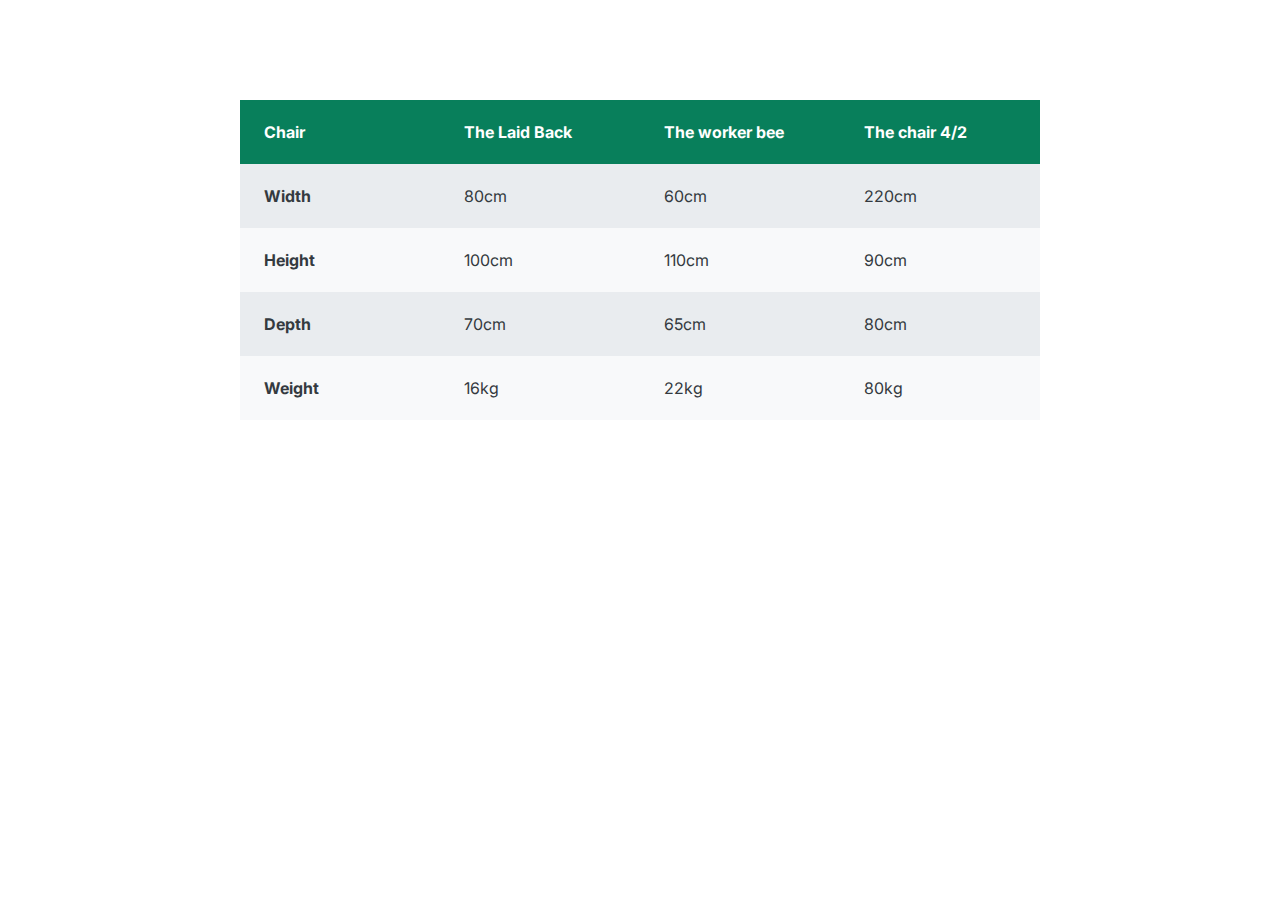
<file: 06-Components/03-table.html>
<!DOCTYPE html>
<html lang="en">
  <head>
    <meta charset="UTF-8" />
    <meta http-equiv="X-UA-Compatible" content="IE=edge" />
    <meta name="viewport" content="width=device-width, initial-scale=1.0" />

    <link rel="preconnect" href="https://fonts.googleapis.com" />
    <link rel="preconnect" href="https://fonts.gstatic.com" crossorigin />
    <link
      href="https://fonts.googleapis.com/css2?family=Inter:wght@400;500;700&display=swap"
      rel="stylesheet"
    />
    <title>Table</title>

    <!-- Styling -->
    <style>
      /*
      SPACING SYSTEM (px)
      2 / 4 / 8 / 12 / 16 / 24 / 32 / 48 / 64 / 80 / 96 / 128

      FONT SIZE SYSTEM (px)
      10 / 12 / 14 / 16 / 18 / 20 / 24 / 30 / 36 / 44 / 52 / 62 / 74 / 86 / 98
      */
      /*
      MAIN COLOR: #087f5b
      GREY COLOR: #343a40
      */
      * {
        margin: 0;
        padding: 0;
        box-sizing: border-box;
      }
      body {
        font-family: "Inter", sans-serif;
        color: #343a40;
        line-height: 1;
      }
      .table {
        width: 800px;
        margin: 100px auto;
        border-collapse: collapse;
      }
      th,
      td {
        padding: 24px;
      }
      th {
        text-align: left;
      }
      .table-header {
        background-color: #087f5b !important;
        color: #fff;
      }
      .table-header th {
        width: 25%;
      }
      tr:nth-child(odd) {
        background-color: #e9ecef;
      }
      tr:nth-child(even) {
        background-color: #f8f9fa;
      }
    </style>
  </head>
  <body>
    <table class="table">
      <thead>
        <tr class="table-header">
          <th class="table-row-heading">Chair</th>
          <th>The Laid Back</th>
          <th>The worker bee</th>
          <th>The chair 4/2</th>
        </tr>
      </thead>
      <tbody>
        <tr>
          <th class="table-row-heading">Width</th>
          <td>80cm</td>
          <td>60cm</td>
          <td>220cm</td>
        </tr>
        <tr>
          <th class="table-row-heading">Height</th>
          <td>100cm</td>
          <td>110cm</td>
          <td>90cm</td>
        </tr>
        <tr>
          <th class="table-row-heading">Depth</th>
          <td>70cm</td>
          <td>65cm</td>
          <td>80cm</td>
        </tr>
        <tr>
          <th class="table-row-heading">Weight</th>
          <td>16kg</td>
          <td>22kg</td>
          <td>80kg</td>
        </tr>
      </tbody>
    </table>
  </body>
</html>
</file>
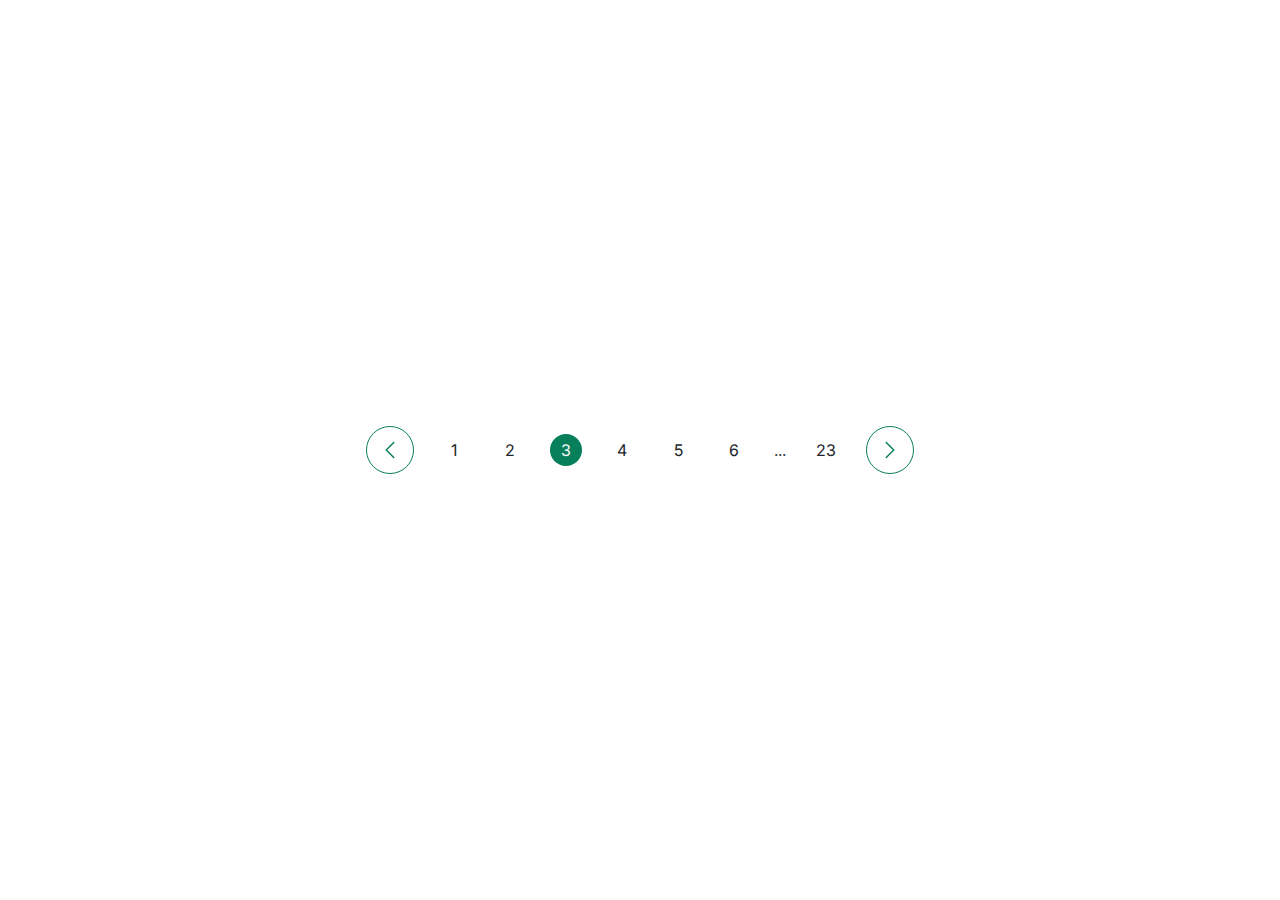
<file: 06-Components/04-pagination.html>
<!DOCTYPE html>
<html lang="en">
  <head>
    <meta charset="UTF-8" />
    <meta http-equiv="X-UA-Compatible" content="IE=edge" />
    <meta name="viewport" content="width=device-width, initial-scale=1.0" />

    <link rel="preconnect" href="https://fonts.googleapis.com" />
    <link rel="preconnect" href="https://fonts.gstatic.com" crossorigin />
    <link
      href="https://fonts.googleapis.com/css2?family=Inter:wght@400;500;700&display=swap"
      rel="stylesheet"
    />
    <title>Section 6 | 04 Pagination</title>

    <!-- Styling -->
    <style>
      /*
      SPACING SYSTEM (px)
      2 / 4 / 8 / 12 / 16 / 24 / 32 / 48 / 64 / 80 / 96 / 128

      FONT SIZE SYSTEM (px)
      10 / 12 / 14 / 16 / 18 / 20 / 24 / 30 / 36 / 44 / 52 / 62 / 74 / 86 / 98
      */
      /*
      MAIN COLOR: #087f5b
      GREY COLOR: #343a40
      */
      * {
        margin: 0;
        padding: 0;
        box-sizing: border-box;
      }
      body {
        font-family: "Inter", sans-serif;
        color: #343a40;
        line-height: 1;
        display: flex;
        justify-content: center;
        align-items: center;
        min-height: 100vh;
      }
      .pagination {
        width: 800px;
        display: flex;
        gap: 24px;
        justify-content: center;
        align-items: center;
        font-size: 16px;
      }
      .btn {
        display: flex;
        justify-content: center;
        align-items: center;
        width: 48px;
        height: 48px;
        border: none;
        background-color: transparent;
        border: 1px solid #087f5b;
        border-radius: 50%;
        cursor: pointer;
      }
      .btn:hover {
        background-color: #087f5b;
      }
      .btn:hover .btn-icon {
        stroke: #fff;
      }
      .btn-icon {
        width: 24px;
        height: 24px;
        stroke: #087f5b;
      }
      .pagination a:link,
      .pagination a:visited {
        text-decoration: none;
        color: #212529;
        display: flex;
        justify-content: center;
        align-items: center;
        width: 32px;
        height: 32px;
        border-radius: 50%;
      }
      .pagination a:hover,
      .pagination a:active,
      .pagination a.current {
        background-color: #087f5b;
        color: #f8f9fa;
      }
    </style>
  </head>
  <body>
    <div class="pagination">
      <!-- Left Button -->
      <button class="btn btn--left">
        <svg
          xmlns="http://www.w3.org/2000/svg"
          fill="none"
          viewBox="0 0 24 24"
          stroke-width="1.5"
          stroke="currentColor"
          class="btn-icon"
        >
          <path
            stroke-linecap="round"
            stroke-linejoin="round"
            d="M15.75 19.5L8.25 12l7.5-7.5"
          />
        </svg>
      </button>
      <!-- Page links -->
      <a href="#">1</a>
      <a href="#">2</a>
      <a href="#" class="current">3</a>
      <a href="#">4</a>
      <a href="#">5</a>
      <a href="#">6</a>
      <span>...</span>
      <a href="#">23</a>
      <!-- Right Button -->
      <button class="btn btn--right">
        <svg
          xmlns="http://www.w3.org/2000/svg"
          fill="none"
          viewBox="0 0 24 24"
          stroke-width="1.5"
          stroke="currentColor"
          class="btn-icon"
        >
          <path
            stroke-linecap="round"
            stroke-linejoin="round"
            d="M8.25 4.5l7.5 7.5-7.5 7.5"
          />
        </svg>
      </button>
    </div>
  </body>
</html>
</file>
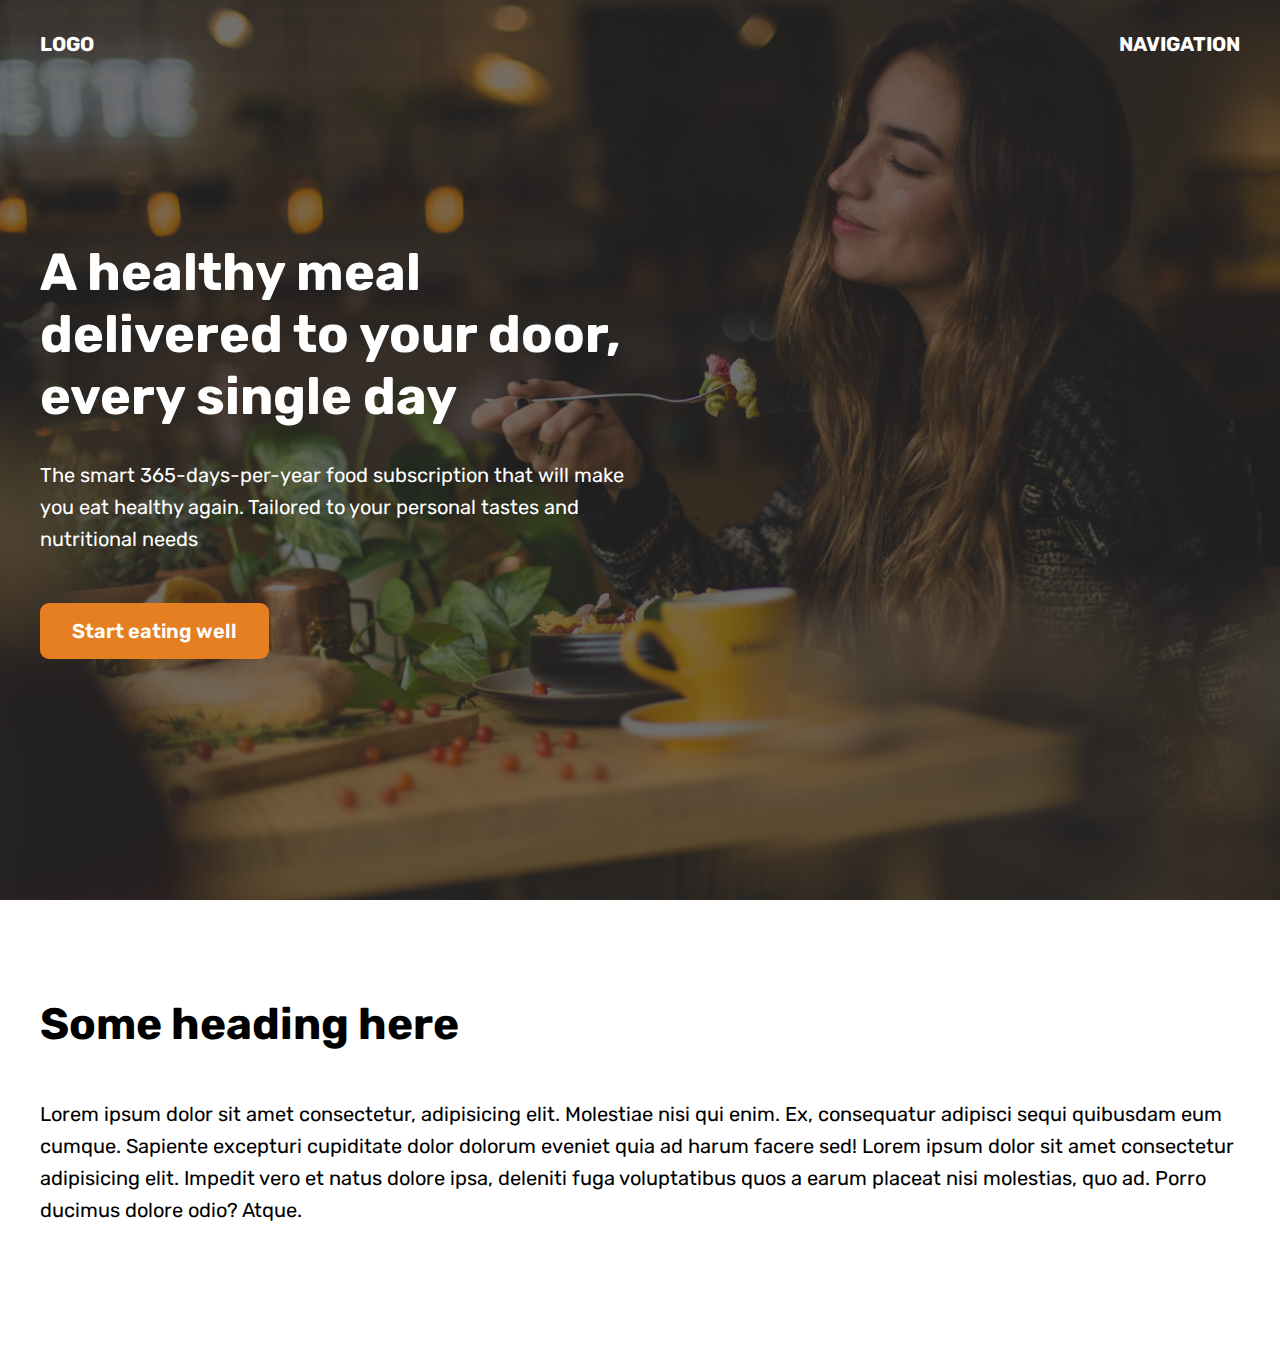
<file: 06-Components/05-hero.html>
<!DOCTYPE html>
<html lang="en">
  <head>
    <meta charset="UTF-8" />
    <meta http-equiv="X-UA-Compatible" content="IE=edge" />
    <meta name="viewport" content="width=device-width, initial-scale=1.0" />

    <link rel="preconnect" href="https://fonts.googleapis.com" />
    <link rel="preconnect" href="https://fonts.gstatic.com" crossorigin />
    <link
      href="https://fonts.googleapis.com/css2?family=Rubik:wght@400;600;700&display=swap"
      rel="stylesheet"
    />
    <title>Hero</title>
    <style>
      /* Utility */
      .container {
        width: 1200px;
        margin: 0 auto;
      }
      /* General */
      * {
        margin: 0;
        padding: 0;
        box-sizing: border-box;
      }
      body {
        font-family: "Rubik", sans-serif;
      }
      nav {
        display: flex;
        justify-content: space-between;
        font-size: 20px;
        font-weight: 700;
        padding-top: 32px;
      }
      header {
        display: flex;
        flex-direction: column;
        min-height: 100vh;
        position: relative;
        background-image: linear-gradient(
            rgba(35, 35, 35, 0.6),
            rgba(35, 35, 35, 0.6)
          ),
          url(hero.jpg);
        background-size: cover;
        color: #fff;
      }
      h1 {
        font-size: 52px;
        margin-bottom: 32px;
      }

      p {
        font-size: 20px;
        margin-bottom: 48px;
        line-height: 1.6;
      }
      .btn:link,
      .btn:visited {
        display: inline-block;
        font-size: 20px;
        font-weight: 600;
        background-color: #e67e22;
        color: #fff;
        text-decoration: none;
        padding: 16px 32px;
        border-radius: 9px;
      }

      .header-container {
        position: absolute;
        top: 50%;
        left: 50%;
        transform: translate(-50%, -50%);
      }
      .header-container-inner {
        width: 50%;
      }

      h2 {
        font-size: 44px;
        margin-bottom: 48px;
      }
      section {
        padding: 98px 0;
      }
    </style>
  </head>
  <body>
    <header>
      <nav class="container">
        <div>LOGO</div>
        <div>NAVIGATION</div>
      </nav>

      <div class="container header-container">
        <div class="header-container-inner">
          <h1>A healthy meal delivered to your door, every single day</h1>
          <p>
            The smart 365-days-per-year food subscription that will make you eat
            healthy again. Tailored to your personal tastes and nutritional
            needs
          </p>
          <a href="#" class="btn">Start eating well</a>
        </div>
      </div>
    </header>
    <section>
      <div class="container">
        <h2>Some heading here</h2>
        <p>
          Lorem ipsum dolor sit amet consectetur, adipisicing elit. Molestiae
          nisi qui enim. Ex, consequatur adipisci sequi quibusdam eum cumque.
          Sapiente excepturi cupiditate dolor dolorum eveniet quia ad harum
          facere sed! Lorem ipsum dolor sit amet consectetur adipisicing elit.
          Impedit vero et natus dolore ipsa, deleniti fuga voluptatibus quos a
          earum placeat nisi molestias, quo ad. Porro ducimus dolore odio?
          Atque.
        </p>
      </div>
    </section>
  </body>
</html>
</file>
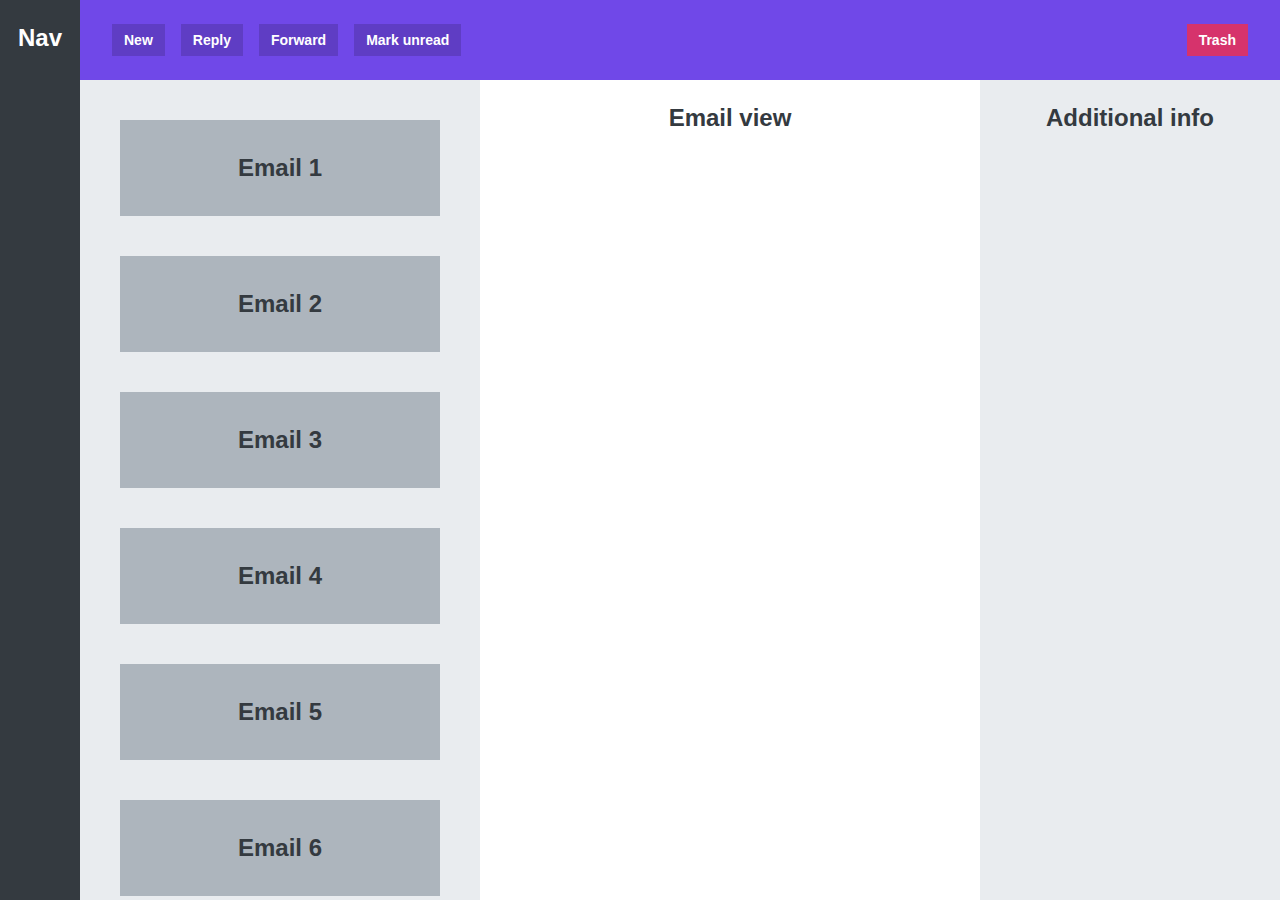
<file: 06-Components/06-app-layout.html>
<!DOCTYPE html>
<html lang="en">
  <head>
    <meta charset="UTF-8" />
    <meta http-equiv="X-UA-Compatible" content="IE=edge" />
    <meta name="viewport" content="width=device-width, initial-scale=1.0" />
    <title>Section 6 | App Layout</title>

    <style>
      * {
        margin: 0;
        padding: 0;
        box-sizing: border-box;
      }
      body {
        font-family: sans-serif;
        color: #343a40;
        font-size: 24px;
        font-weight: bold;
        height: 100vh;
        text-align: center;

        display: grid;
        grid-template-columns: 80px 400px 1fr 300px;
        grid-template-rows: 80px 1fr;
      }

      nav,
      section,
      main,
      aside {
        padding-top: 24px;
      }

      nav {
        background-color: #343a40;
        color: #fff;
        grid-row: 1 / -1;
      }
      section,
      aside {
        background-color: #e9ecef;
      }
      menu {
        background-color: #7048e8;
        color: #fff;
        grid-column: 2 / -1;

        display: flex;
        align-items: center;
        padding: 32px;
        gap: 16px;
      }
      button {
        background-color: #5f3dc4;
        border: none;
        color: #fff;
        padding: 8px 12px;
        font-size: 14px;
        font-weight: bold;
      }
      button:last-child {
        margin-left: auto;
        background-color: #d6336c;
      }
      section {
        display: flex;
        flex-direction: column;
        gap: 40px;
        padding: 40px;
        overflow: scroll;
      }
      .email {
        flex-shrink: 0;
        display: flex;
        align-items: center;
        justify-content: center;
        background-color: #adb5bd;
        height: 96px;
      }
    </style>
  </head>
  <body>
    <nav>Nav</nav>
    <menu>
      <button>New</button>
      <button>Reply</button>
      <button>Forward</button>
      <button>Mark unread</button>
      <button>Trash</button>
    </menu>
    <section>
      <div class="email">Email 1</div>
      <div class="email">Email 2</div>
      <div class="email">Email 3</div>
      <div class="email">Email 4</div>
      <div class="email">Email 5</div>
      <div class="email">Email 6</div>
      <div class="email">Email 7</div>
      <div class="email">Email 8</div>
      <div class="email">Email 9</div>
      <div class="email">Email 10</div>
    </section>
    <main>Email view</main>
    <aside>Additional info</aside>
  </body>
</html>
</file>
<file: 04-CSS-Layouts/style.css>
* {
  /* border-top: 10px solid #1098ad; */
  margin: 0;
  padding: 0;
}

/* PAGE SECTIONS */
body {
  color: #444;
  font-family: sans-serif;

  border-top: 10px solid #1098ad;
  position: relative;
}

.container {
  width: 800px;
  /* margin-left: auto;
  margin-right: auto; */
  margin: 0 auto;
}

.main-header {
  background-color: #f7f7f7;
  /* padding: 20px;
  padding-left: 40px;
  padding-right: 40px; */
  padding: 20px 40px;
  margin-bottom: 60px;
  /* height: 80px; */
}

nav {
  font-size: 18px;
  /* text-align: center; */
}

article {
  margin-bottom: 60px;
}

.post-header {
  margin-bottom: 40px;
  /* position: relative; */
}

aside {
  background-color: #f7f7f7;
  border-top: 5px solid #1098ad;
  border-bottom: 5px solid #1098ad;
  /* padding-top: 50px;
  padding-bottom: 50px; */
  padding: 50px 0;
  width: 500px;
}

/* SMALLER ELEMENTS */
h1,
h2,
h3 {
  color: #1098ad;
}

h1 {
  font-size: 26px;
  text-transform: uppercase;
  font-style: italic;
}

h2 {
  font-size: 40px;
  margin-bottom: 30px;
}

h3 {
  font-size: 30px;
  margin-bottom: 20px;
  margin-top: 40px;
}

h4 {
  font-size: 20px;
  text-transform: uppercase;
  text-align: center;
}

p {
  font-size: 22px;
  line-height: 1.5;
  margin-bottom: 15px;
}

ul,
ol {
  margin-left: 50px;
  margin-bottom: 20px;
}

li {
  font-size: 20px;
  margin-bottom: 10px;
  /* display: inline; */
}

li:last-child {
  margin-bottom: 0;
}

/* footer p {
  font-size: 16px;
} */

/* article header p {
  font-style: italic;
} */

#author {
  font-style: italic;
  font-size: 18px;
}

#copyright {
  font-size: 16px;
}

.related-author {
  font-size: 18px;
  font-weight: bold;
}

/* ul {
  list-style: none;
} */

.related {
  list-style: none;
}

body {
  /* background-color: orangered; */
}

/* .first-li {
  font-weight: bold;
} */

li:first-child {
  font-weight: bold;
}

li:last-child {
  font-style: italic;
}

li:nth-child(even) {
  /* color: red; */
}

/* Misconception: this won't work! */
article p:first-child {
  color: red;
}

/* Styling links */
a:link {
  color: #1098ad;
  text-decoration: none;
}

a:visited {
  /* color: #777; */
  color: #1098ad;
}

a:hover {
  color: orangered;
  font-weight: bold;
  text-decoration: underline orangered;
}

a:active {
  background-color: black;
  font-style: italic;
}
/* LVHA */

.post-img {
  width: 100%;
  height: auto;
}

nav a:link {
  /* background-color: orangered;
  margin: 20px;
  padding: 20px;

  display: block; */

  margin-right: 30px;
  margin-top: 10px;
  display: inline-block;
}

nav a:link:last-child {
  margin-right: 0;
}

button {
  font-size: 22px;
  padding: 20px;
  cursor: pointer;

  position: absolute;
  /* top: 50px;
  left: 50px; */
  bottom: 50px;
  right: 50px;
}

h1::first-letter {
  font-style: normal;
  margin-right: 5px;
}

h3 + p::first-line {
  /* color: red; */
}

h2 {
  /* background-color: orange; */
  position: relative;
}

h2::before {
  content: "TOP";
  background-color: #ffe70e;
  color: #444;
  font-size: 16px;
  font-weight: bold;
  display: inline-block;
  padding: 5px 10px;
  position: absolute;
  top: -10px;
  right: -25px;
}

/* Resolving conflicts */
/* #copyright {
  color: red;
}

.copyright {
  color: blue;
}

.text {
  color: yellow;
}

footer p {
  color: green !important;
} */

/* nav a:link,
nav p {
  font-size: 18px;
} */

.container {
  width: 1500px;
}
.related-item-txt a {
  font-weight: bold;
}
.related {
  margin-top: 50px;
  margin-left: 0;
  padding: 0 20px;
}
.related-author {
  font-size: 16px;
  color: #777;
  font-style: italic;
}

/* Flexbox */

.main-header {
  display: flex;
  justify-content: space-between;
}
.post-header-info {
  display: flex;
  align-items: center;
  margin-bottom: 20px;
}
.post-header-info-date {
  margin-bottom: 0;
  margin-left: 20px;
}
.related-item {
  display: flex;
  align-items: center;
  gap: 20px;
}
/*
.row {
  display: flex;
  align-items: flex-start;
  gap: 60px;
}
*/

/* CSS GRID LAYOUT */
.container {
  display: grid;
  grid-template-columns: 3fr 1fr;
  gap: 75px;
}
.main-header {
  grid-column: 1/-1;
  margin: 0;
}
article {
  margin: 0;
}
.related-container {
  align-self: start;
  width: 300px;
}
.footer {
  grid-column: 1/-1;
}
</file>
<file: 05-Design/style.css>
/*
SPACING SYSTEM (px)
2 / 4 / 8 / 12 / 16 / 24 / 32 / 48 / 64 / 80 / 96 / 128

FONT SIZE SYSTEM (px)
10 / 12 / 14 / 16 / 18 / 20 / 24 / 30 / 36 / 44 / 52 / 62 / 74 / 86 / 98
*/
/*
MAIN COLOR: #087f5b
GREY COLOR: #343a40
*/
* {
  margin: 0;
  padding: 0;
  box-sizing: border-box;
}

/* ------------------------ */
/* GENERAL STYLES */
/* ------------------------ */
body {
  font-family: "Inter", sans-serif;
  color: #343a40;
  border-bottom: 8px solid #087f5b;
}

.container {
  width: 960px;
  margin: 0 auto;
}

header,
section {
  margin-bottom: 96px;
}

h2 {
  margin-bottom: 48px;
  font-size: 36px;
  letter-spacing: -0.5px;
}

.grid-3-cols {
  display: grid;
  grid-template-columns: repeat(3, 1fr);
  column-gap: 80px;
}

.btn:link,
.btn:visited {
  display: inline-block;
  background-color: #087f5b;
  color: #fff;
  font-weight: 500;
  text-decoration: none;
  text-transform: uppercase;
  border-radius: 100px;
}
.btn:hover,
.btn:active {
  background-color: #099268;
}
.btn--big {
  font-size: 18px;
  padding: 16px 32px;
}
.btn--small {
  font-size: 14px;
  padding: 8px 12px;
}
img {
  border-radius: 12px;
}
/* ------------------------ */
/* COMPONENT STYLES */
/* ------------------------ */

/* HEADER */
header {
  display: grid;
  grid-template-columns: repeat(2, 1fr);
  column-gap: 80px;
  margin-top: 64px;
}

.header-text-box {
  align-self: center;
}
h1 {
  margin-bottom: 36px;
  font-size: 44px;
  line-height: 1.1;
  letter-spacing: -1px;
}

.header-text {
  margin-bottom: 24px;
  font-size: 18px;
  line-height: 1.6;
}

img {
  width: 100%;
}

/* FEATURES */
.features-icon {
  stroke: #087f5b;
  width: 30px;
  height: 30px;
  margin-bottom: 24px;
}

.features-title {
  margin-bottom: 16px;
  font-size: 20px;
}

.features-text {
  font-size: 18px;
  line-height: 1.6;
}

/* TESTIMONIAL */
.testimonial-section {
  background-color: #087f5b;
  color: #fff;
  padding: 24px;
  border-radius: 12px;
}

.testimonial-box {
  grid-column: 2 / -1;
  align-self: center;
}

.testimonial-box h2 {
  margin-bottom: 24px;
  font-size: 24px;
}

.testimonial-text {
  color: #e6fcf5;
  font-style: italic;
  margin-bottom: 24px;
  font-size: 18px;
  line-height: 1.6;
}
.testimonial-author {
  color: #c3fae8;
}

/* CHAIRS */
.chair {
  box-shadow: 0px 20px 30px 0px rgb(0, 0, 0, 0.07);
  border-radius: 12px;
}
.chair img {
  border-bottom-left-radius: 0;
  border-bottom-right-radius: 0;
}
.chair-box {
  padding: 32px;
}

h3 {
  margin-bottom: 24px;
  font-size: 20px;
}

.chair-details {
  list-style: none;
  margin-bottom: 48px;
}

.chair-details li {
  display: flex;
  align-items: center;
  gap: 12px;
  margin-bottom: 16px;
}

.chair-details li:last-child {
  margin-bottom: 0;
}

.chair-icon {
  stroke: #087f5b;
  width: 24px;
  height: 24px;
}

.chair-price {
  display: flex;
  justify-content: space-between;
  align-items: center;
  font-size: 20px;
}

footer {
  margin-bottom: 48px;
  font-size: 14px;
  color: #495057;
}
</file>
